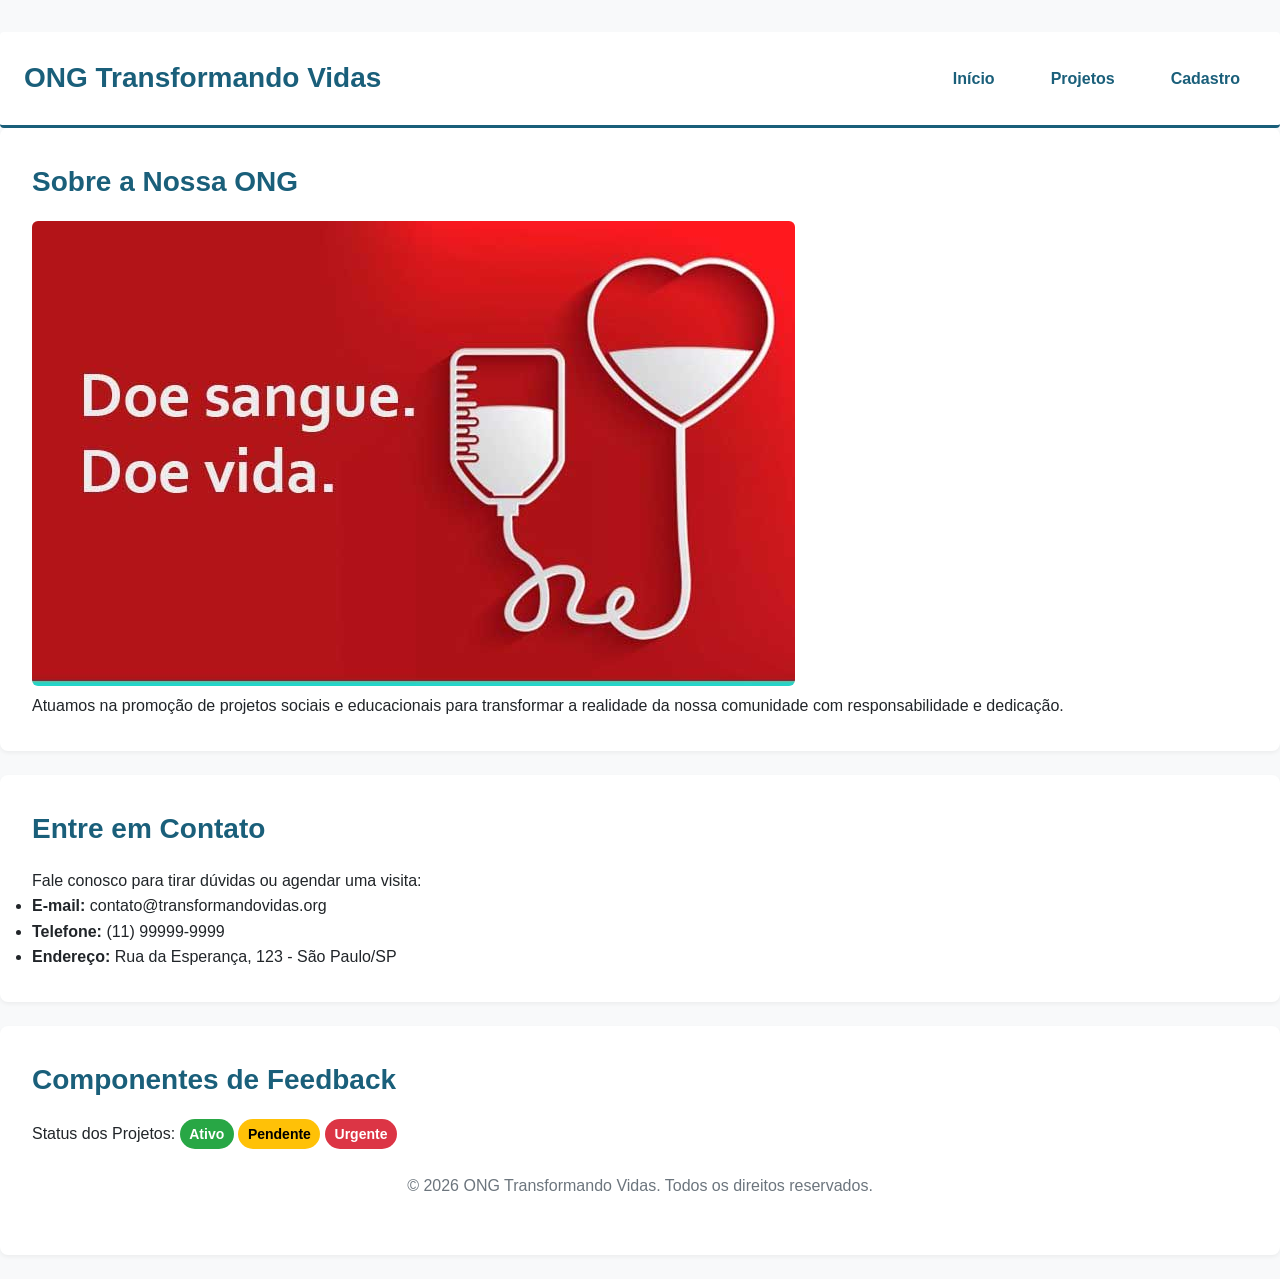
<file: index.html>
<!DOCTYPE html>
<html lang="pt-BR">
<head>
  <meta charset="UTF-8">
  <meta name="viewport" content="width=device-width, initial-scale=1.0">
  <title>Início - Transformando Vidas</title>
</head>
<body>

  <div class="container"></div>

  <!-- Cabeçalho Principal -->
  <header>
    <h1>ONG Transformando Vidas</h1>
    <nav>
      <ul>
        <li><a href="index.html">Início</a></li>
        <li><a href="projetos.html">Projetos</a></li>
        <li><a href="cadastro.html">Cadastro</a></li>
      </ul>
    </nav>
  </header>

  <!-- Conteúdo Principal -->
  <main>
    <!-- Seção de Apresentação Institucional -->
    <section id="sobre">
      <h2>Sobre a Nossa ONG</h2>
      <img src="img/doe.jpg.jpeg" alt="Doe vida">

      <p>Atuamos na promoção de projetos sociais e educacionais para transformar a realidade da nossa comunidade com responsabilidade e dedicação.</p>
      
    </section>

    <!-- Seção de Contato -->
    <section id="contato">
      <h2>Entre em Contato</h2>
      <p>Fale conosco para tirar dúvidas ou agendar uma visita:</p>
      <ul>
        <li><strong>E-mail:</strong> contato@transformandovidas.org</li>
        <li><strong>Telefone:</strong> (11) 99999-9999</li>
        <li><strong>Endereço:</strong> Rua da Esperança, 123 - São Paulo/SP</li>
      </ul>
    </section>
  </main>
<section id="feedback-demo">
  <h2>Componentes de Feedback</h2>

  <!-- Exemplos de Badges -->
  <p>
    Status dos Projetos: 
    <span class="badge badge-success">Ativo</span>
    <span class="badge badge-warning">Pendente</span>
    <span class="badge badge-danger">Urgente</span>
  </p>



  <!-- Rodapé -->
  <footer>
    <p>&copy; 2026 ONG Transformando Vidas. Todos os direitos reservados.</p>
  </footer>

</body>
</html>
<head>
  <meta charset="UTF-8">
  <meta name="viewport" content="width=device-width, initial-scale=1.0">
  <title>ONG Transformando Vidas</title>
  
  <!-- Linha para importar o CSS: -->
  <link rel="stylesheet" href="css/style.css">
</head>
</file>
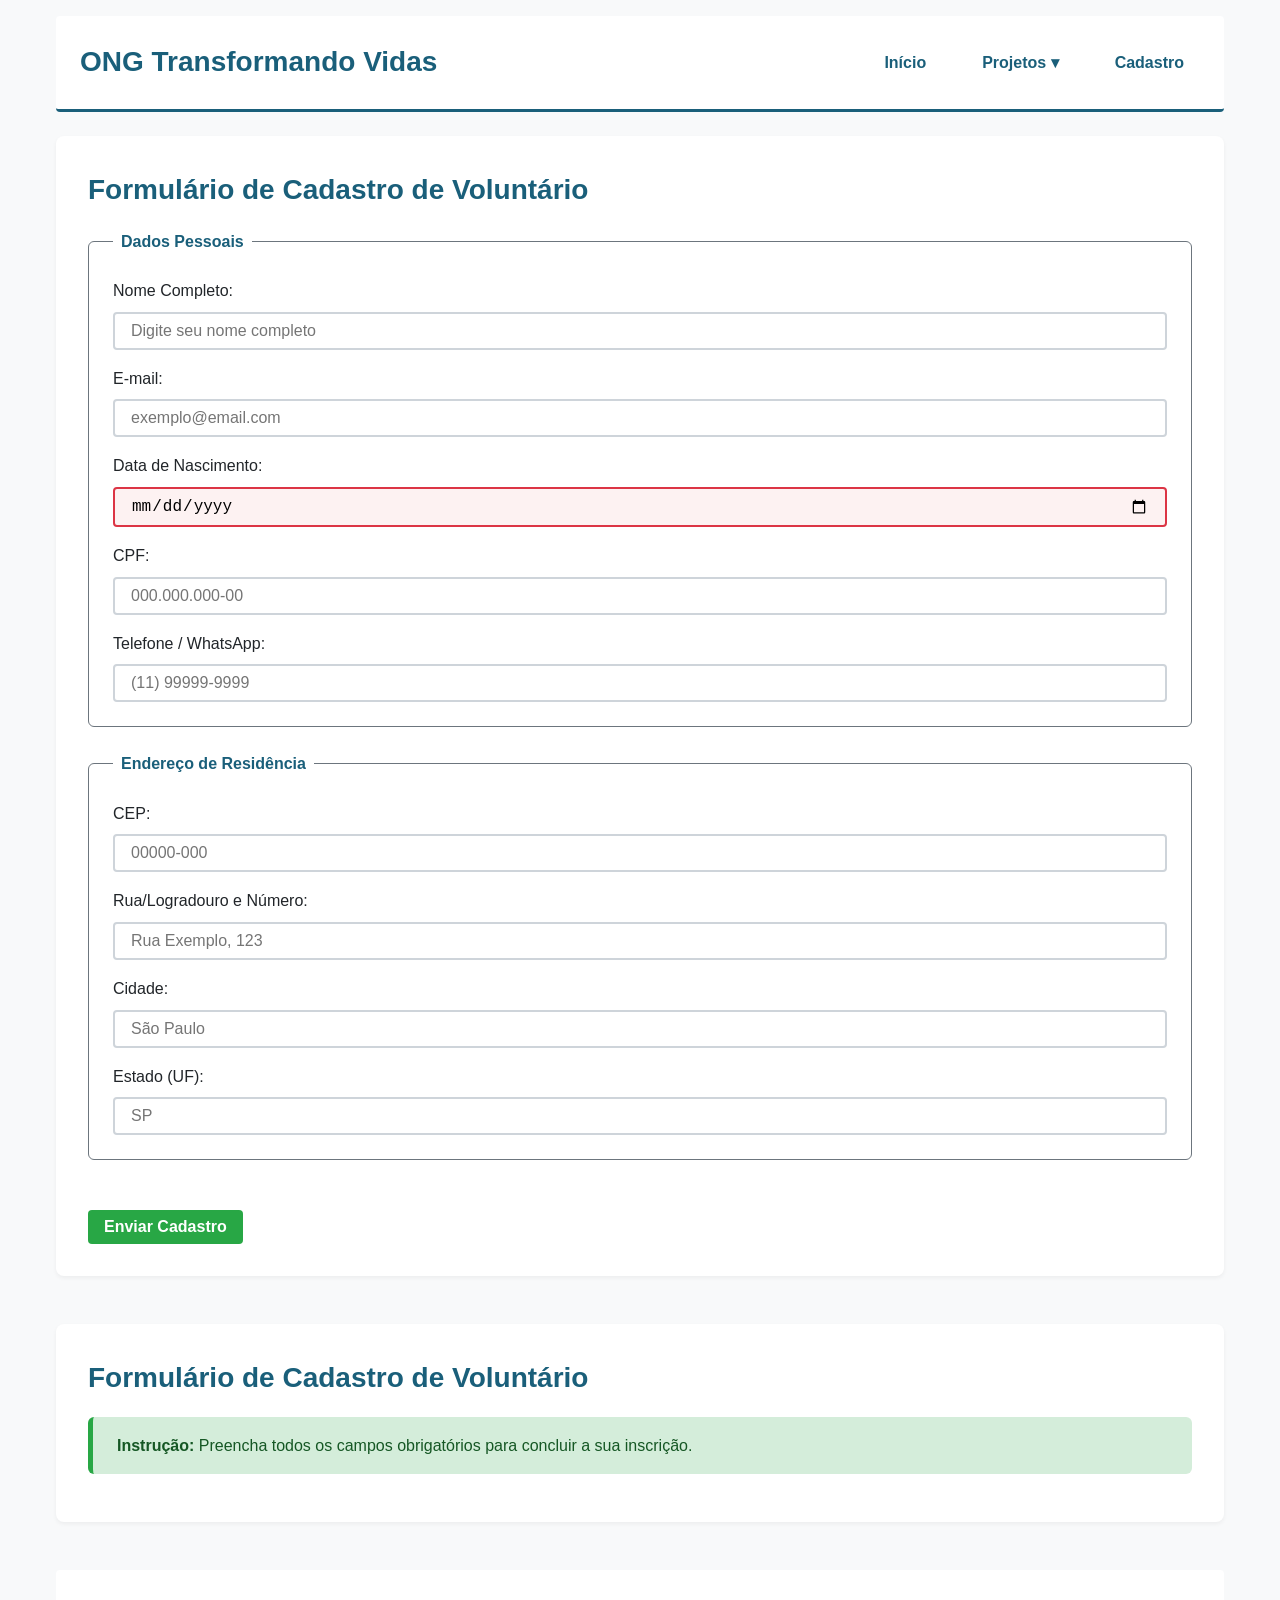
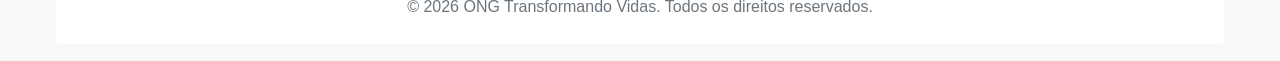
<file: cadastro.html>
<!DOCTYPE html>
<html lang="pt-BR">
<head>
  <meta charset="UTF-8">
  <meta name="viewport" content="width=device-width, initial-scale=1.0">
  <title>Cadastro - ONG Transformando Vidas</title>
  <link rel="stylesheet" href="css/style.css">
</head>
<body>

  <div class="container">

    <header>
      <h1>ONG Transformando Vidas</h1>

      <input type="checkbox" id="menu-toggle" class="menu-hamburguer-checkbox">
      <label for="menu-toggle" class="menu-hamburguer-label">&#9776;</label>

      <nav>
        <ul>
          <li><a href="index.html">Início</a></li>
          <li class="dropdown">
            <a href="projetos.html">Projetos &#9662;</a>
            <ul class="dropdown-menu">
              <li><a href="projetos.html#educar">Educar para o Futuro</a></li>
              <li><a href="projetos.html#alimento">Alimento no Prato</a></li>
            </ul>
          </li>
          <li><a href="cadastro.html">Cadastro</a></li>
        </ul>
      </nav>
    </header>

    <main>
      <section>
        <h2>Formulário de Cadastro de Voluntário</h2>
        
        <form action="#" method="post">
          
          <!-- Agrupamento: Dados Pessoais -->
          <fieldset>
            <legend>Dados Pessoais</legend>

            <div class="form-group">
              <label for="nome">Nome Completo:</label>
              <input type="text" id="nome" name="nome" placeholder="Digite seu nome completo" required>
            </div>

            <div class="form-group">
              <label for="email">E-mail:</label>
              <input type="email" id="email" name="email" placeholder="exemplo@email.com" required>
            </div>

            <div class="form-group">
              <label for="nascimento">Data de Nascimento:</label>
              <input type="date" id="nascimento" name="nascimento" required>
            </div>

            <!-- Validações Nativas via pattern -->
            <div class="form-group">
              <label for="cpf">CPF:</label>
              <input type="text" id="cpf" name="cpf" placeholder="000.000.000-00" pattern="\d{3}\.\d{3}\.\d{3}-\d{2}" maxlength="14" title="Digite no formato: 000.000.000-00" required>
            </div>

            <div class="form-group">
              <label for="telefone">Telefone / WhatsApp:</label>
              <input type="tel" id="telefone" name="telefone" placeholder="(11) 99999-9999" pattern="\([0-9]{2}\) [0-9]{5}-[0-9]{4}" maxlength="15" title="Digite no formato: (11) 99999-9999" required>
            </div>
          </fieldset>

          <!-- Agrupamento: Endereço -->
          <fieldset>
            <legend>Endereço de Residência</legend>

            <div class="form-group">
              <label for="cep">CEP:</label>
              <input type="text" id="cep" name="cep" placeholder="00000-000" pattern="\d{5}-\d{3}" maxlength="9" title="Digite no formato: 00000-000" required>
            </div>

            <div class="form-group">
              <label for="endereco">Rua/Logradouro e Número:</label>
              <input type="text" id="endereco" name="endereco" placeholder="Rua Exemplo, 123" required>
            </div>

            <div class="form-group">
              <label for="cidade">Cidade:</label>
              <input type="text" id="cidade" name="cidade" placeholder="São Paulo" required>
            </div>

            <div class="form-group">
              <label for="estado">Estado (UF):</label>
              <input type="text" id="estado" name="estado" placeholder="SP" maxlength="2" pattern="[A-Za-z]{2}" title="Digite a sigla do estado com 2 letras" required>
            </div>
          </fieldset>

          <br>
          <button type="submit">Enviar Cadastro</button>
        </form>
      </section>
    </main>
    <main>
  <section>
    <h2>Formulário de Cadastro de Voluntário</h2>
    
    <!-- Alerta posicionado acima do formulário para contexto de cadastro -->
    <div class="alert alert-success">
      <strong>Instrução:</strong> Preencha todos os campos obrigatórios para concluir a sua inscrição.
    </div>

    <form action="#" method="post">
      <!-- Campos do formulário -->
    </form>
  </section>
</main>

    <footer>
      <p>&copy; 2026 ONG Transformando Vidas. Todos os direitos reservados.</p>
    </footer>

  </div>

</body>
</html>
</file>
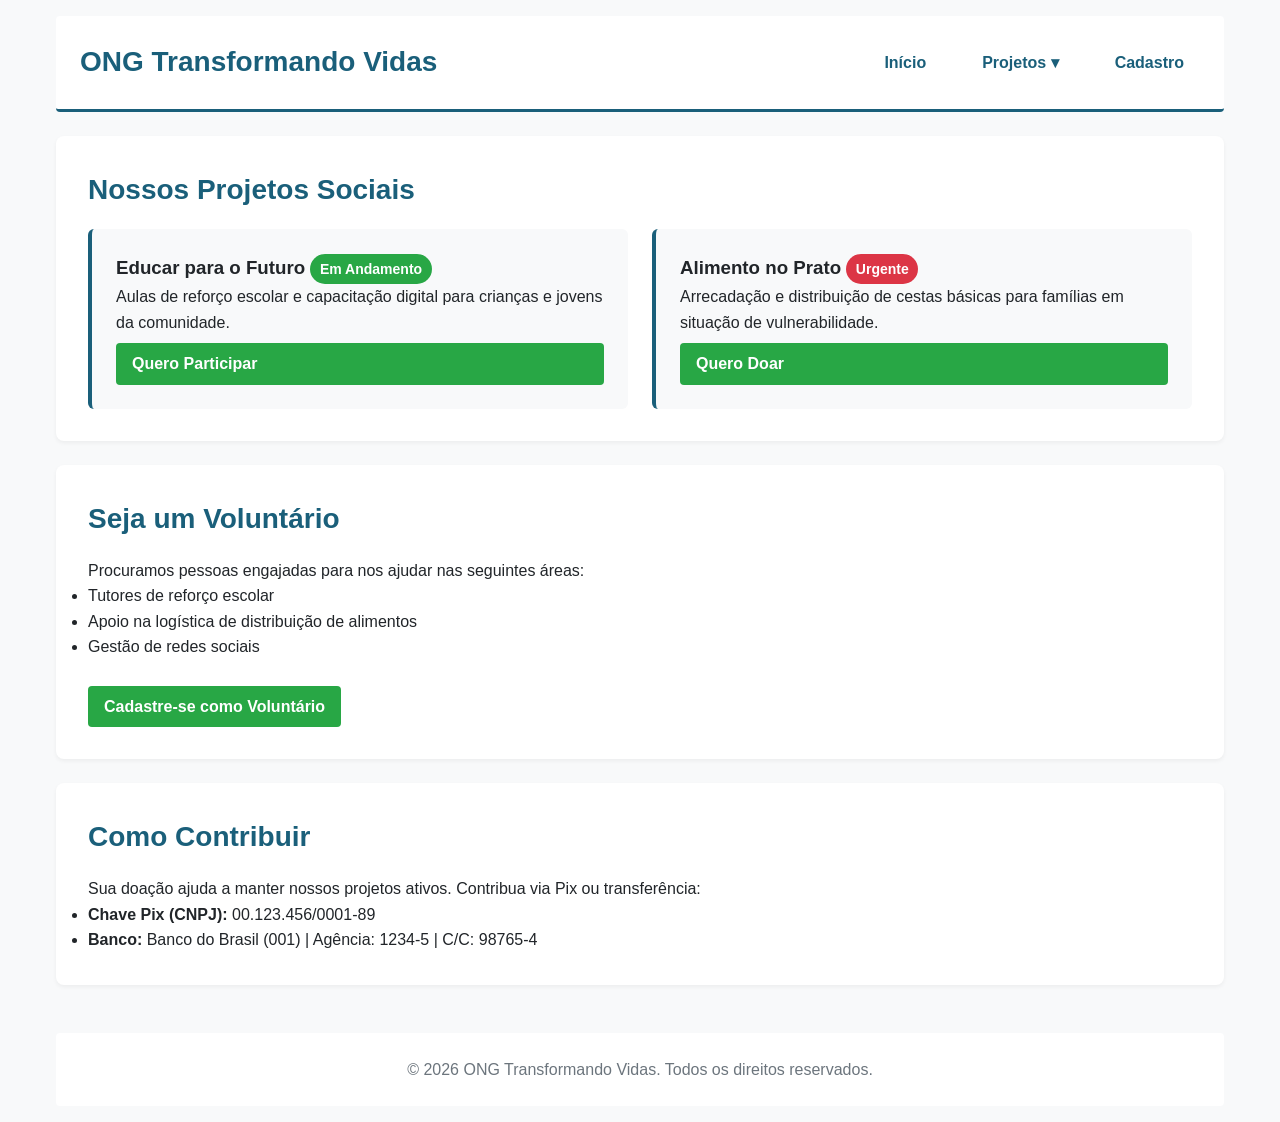
<file: projetos.html>
<!DOCTYPE html>
<html lang="pt-BR">
<head>
  <meta charset="UTF-8">
  <meta name="viewport" content="width=device-width, initial-scale=1.0">
  <title>Projetos - ONG Transformando Vidas</title>
  <link rel="stylesheet" href="css/style.css">
</head>
<body>

  <div class="container">

    <header>
      <h1>ONG Transformando Vidas</h1>

      <input type="checkbox" id="menu-toggle" class="menu-hamburguer-checkbox">
      <label for="menu-toggle" class="menu-hamburguer-label">&#9776;</label>

      <nav>
        <ul>
          <li><a href="index.html">Início</a></li>
          <li class="dropdown">
            <a href="projetos.html">Projetos &#9662;</a>
            <ul class="dropdown-menu">
              <li><a href="projetos.html#educar">Educar para o Futuro</a></li>
              <li><a href="projetos.html#alimento">Alimento no Prato</a></li>
            </ul>
          </li>
          <li><a href="cadastro.html">Cadastro</a></li>
        </ul>
      </nav>
    </header>

    <main>
      <!-- Seção de Cartões de Projetos em Flexbox -->
      <section id="projetos">
        <h2>Nossos Projetos Sociais</h2>
        
        <div class="grid-cartoes">
          <article class="card" id="educar">
            <div>
              <h3>Educar para o Futuro <span class="badge badge-success">Em Andamento</span></h3>
              <p>Aulas de reforço escolar e capacitação digital para crianças e jovens da comunidade.</p>
            </div>
            <a href="cadastro.html" class="btn">Quero Participar</a>
          </article>

          <article class="card" id="alimento">
            <div>
              <h3>Alimento no Prato <span class="badge badge-danger">Urgente</span></h3>
              <p>Arrecadação e distribuição de cestas básicas para famílias em situação de vulnerabilidade.</p>
            </div>
            <a href="cadastro.html" class="btn">Quero Doar</a>
          </article>
        </div>
      </section>

      <!-- Voluntariado -->
      <section id="voluntariado">
        <h2>Seja um Voluntário</h2>
        <p>Procuramos pessoas engajadas para nos ajudar nas seguintes áreas:</p>
        <ul>
          <li>Tutores de reforço escolar</li>
          <li>Apoio na logística de distribuição de alimentos</li>
          <li>Gestão de redes sociais</li>
        </ul>
        <br>
        <a href="cadastro.html" class="btn">Cadastre-se como Voluntário</a>
      </section>

      <!-- Doações -->
      <section id="doacoes">
        <h2>Como Contribuir</h2>
        <p>Sua doação ajuda a manter nossos projetos ativos. Contribua via Pix ou transferência:</p>
        <ul>
          <li><strong>Chave Pix (CNPJ):</strong> 00.123.456/0001-89</li>
          <li><strong>Banco:</strong> Banco do Brasil (001) | Agência: 1234-5 | C/C: 98765-4</li>
        </ul>
      </section>
    </main>

    <footer>
      <p>&copy; 2026 ONG Transformando Vidas. Todos os direitos reservados.</p>
    </footer>

  </div>

</body>
</html>
</file>
<file: css/style.css>
/* ==============================================
   1. DESIGN SYSTEM (VARIÁVEIS CSS)
   ============================================== */
:root {
  /* Paleta de Cores (8 cores) */
  --primary-color: #1a5f7a;       /* Azul principal */
  --secondary-color: #28a745;     /* Verde de ação e sucesso */
  --accent-color: #ffc107;        /* Amarelo de destaque e alerta */
  --danger-color: #dc3545;        /* Vermelho de erro */
  
  --bg-light: #f8f9fa;            /* Fundo geral */
  --card-bg: #ffffff;             /* Fundo dos cartões */
  --text-dark: #212529;           /* Texto principal */
  --text-muted: #6c757d;          /* Texto secundário */

  /* Escala Tipográfica (5 patamares) */
  --font-xs: 0.875rem;            /* 14px */
  --font-sm: 1rem;                /* 16px */
  --font-md: 1.25rem;             /* 20px */
  --font-lg: 1.75rem;             /* 28px */
  --font-xl: 2.5rem;              /* 40px */

  /* Espaçamentos Modulares */
  --space-xs: 0.5rem;             /* 8px */
  --space-sm: 1rem;               /* 16px */
  --space-md: 1.5rem;             /* 24px */
  --space-lg: 2rem;               /* 32px */
  --space-xl: 3rem;               /* 48px */
}

/* ==============================================
   2. ESTILOS BASE E RESET
   ============================================== */
* {
  box-sizing: border-box;
  margin: 0;
  padding: 0;
}

body {
  font-family: Arial, Helvetica, sans-serif;
  background-color: var(--bg-light);
  color: var(--text-dark);
  font-size: var(--font-sm);
  line-height: 1.6;
}

img {
  max-width: 100%;
  height: auto;
  border-radius: 6px;
}

/* ==============================================
   3. ARQUITETURA MACRO - CSS GRID DE 12 COLUNAS
   ============================================== */
.container {
  display: grid;
  grid-template-columns: repeat(12, 1fr);
  gap: var(--space-md);
  max-width: 1200px;
  margin: 0 auto;
  padding: var(--space-sm);
}

header, footer {
  grid-column: span 12;
}

main {
  grid-column: span 12;
}

/* ==============================================
   4. NAVEGAÇÃO E HEADER (FLEXBOX + DROPDOWN)
   ============================================== */
header {
  background-color: var(--card-bg);
  padding: var(--space-md);
  border-bottom: 3px solid var(--primary-color);
  border-radius: 4px;
  display: flex;
  justify-content: space-between;
  align-items: center;
  flex-wrap: wrap;
}

header h1 {
  color: var(--primary-color);
  font-size: var(--font-lg);
}

nav ul {
  display: flex;
  list-style: none;
  gap: var(--space-md);
  align-items: center;
}

nav a {
  color: var(--primary-color);
  text-decoration: none;
  font-weight: bold;
  padding: var(--space-xs) var(--space-sm);
  transition: all 0.3s ease;
}

nav a:hover, nav a:focus {
  color: var(--secondary-color);
  background-color: rgba(40, 167, 69, 0.1);
  border-radius: 4px;
}

/* Submenu Dropdown */
.dropdown {
  position: relative;
}

.dropdown-menu {
  display: none;
  position: absolute;
  top: 100%;
  left: 0;
  background-color: var(--card-bg);
  min-width: 180px;
  box-shadow: 0 4px 8px rgba(0,0,0,0.1);
  border-radius: 4px;
  list-style: none;
  padding: var(--space-xs) 0;
  z-index: 100;
}

.dropdown:hover .dropdown-menu {
  display: block;
}

.dropdown-menu li a {
  display: block;
  padding: var(--space-xs) var(--space-sm);
  font-size: var(--font-xs);
}

/* Checkbox Hack para Menu Hambúrguer em Mobile */
.menu-hamburguer-checkbox {
  display: none;
}

.menu-hamburguer-label {
  display: none;
  font-size: var(--font-lg);
  cursor: pointer;
  color: var(--primary-color);
}

/* ==============================================
   5. COMPONENTES E CARTÕES (FLEXBOX + INTERATIVIDADE)
   ============================================== */
section {
  background-color: var(--card-bg);
  padding: var(--space-lg);
  margin-bottom: var(--space-md);
  border-radius: 8px;
  box-shadow: 0 2px 4px rgba(0,0,0,0.05);
}

h2 {
  color: var(--primary-color);
  font-size: var(--font-lg);
  margin-bottom: var(--space-sm);
}

/* Cartões de Projetos */
.grid-cartoes {
  display: flex;
  gap: var(--space-md);
  flex-wrap: wrap;
}

article.card {
  flex: 1 1 calc(50% - var(--space-md));
  background-color: var(--bg-light);
  padding: var(--space-md);
  border-radius: 6px;
  border-left: 4px solid var(--primary-color);
  display: flex;
  flex-direction: column;
  justify-content: space-between;
  gap: var(--space-xs);
  transition: transform 0.3s ease, box-shadow 0.3s ease;
}

article.card:hover {
  transform: translateY(-4px);
  box-shadow: 0 6px 12px rgba(0,0,0,0.1);
}

/* Botões e Estados Interativos */
button, .btn {
  display: inline-block;
  background-color: var(--secondary-color);
  color: #ffffff;
  padding: var(--space-xs) var(--space-sm);
  border: none;
  border-radius: 4px;
  font-size: var(--font-sm);
  font-weight: bold;
  cursor: pointer;
  text-decoration: none;
  transition: all 0.3s ease;
}

button:hover, .btn:hover {
  background-color: #218838;
  box-shadow: 0 4px 8px rgba(0,0,0,0.15);
}

button:focus, .btn:focus {
  outline: 3px solid var(--accent-color);
  outline-offset: 2px;
}

button:active, .btn:active {
  transform: scale(0.98);
}

button:disabled {
  opacity: 0.5;
  cursor: not-allowed;
}

/* ==============================================
   6. FORMULÁRIOS E VALIDAÇÃO VISUAL
   ============================================== */
fieldset {
  border: 1px solid var(--text-muted);
  padding: var(--space-md);
  border-radius: 6px;
  margin-bottom: var(--space-md);
  display: flex;
  flex-direction: column;
  gap: var(--space-sm);
}

legend {
  font-weight: bold;
  color: var(--primary-color);
  padding: 0 var(--space-xs);
}

.form-group {
  display: flex;
  flex-direction: column;
  gap: var(--space-xs);
}

input[type="text"],
input[type="email"],
input[type="tel"],
input[type="date"] {
  width: 100%;
  padding: var(--space-xs) var(--space-sm);
  border: 2px solid #ced4da;
  border-radius: 4px;
  font-size: var(--font-sm);
  transition: border-color 0.3s ease, background-color 0.3s ease;
}

input:focus {
  outline: none;
  border-color: var(--primary-color);
  box-shadow: 0 0 0 3px rgba(26, 95, 122, 0.2);
}

/* Validação Visual Nátiva HTML5 */
input:not(:placeholder-shown):valid {
  border-color: var(--secondary-color);
  background-color: #f4fbf6;
}

input:not(:placeholder-shown):invalid {
  border-color: var(--danger-color);
  background-color: #fdf2f2;
}

/* ==============================================
   7. COMPONENTES DE FEEDBACK (BADGES, ALERTS, TOAST, MODAL)
   ============================================== */
/* Badges */
.badge {
  display: inline-block;
  padding: 0.25rem 0.6rem;
  font-size: var(--font-xs);
  font-weight: bold;
  border-radius: 50px;
  color: #ffffff;
}
.badge-success { background-color: var(--secondary-color); }
.badge-warning { background-color: var(--accent-color); color: #000; }
.badge-danger  { background-color: var(--danger-color); }

/* Alerts */
.alert {
  padding: var(--space-sm) var(--space-md);
  border-radius: 6px;
  margin-bottom: var(--space-sm);
  border-left: 5px solid;
}
.alert-success {
  background-color: #d4edda;
  color: #155724;
  border-color: var(--secondary-color);
}
.alert-danger {
  background-color: #f8d7da;
  color: #721c24;
  border-color: var(--danger-color);
}

/* Toast */
.toast {
  position: fixed;
  bottom: 20px;
  right: 20px;
  background-color: var(--text-dark);
  color: #ffffff;
  padding: var(--space-sm) var(--space-md);
  border-radius: 6px;
  box-shadow: 0 4px 12px rgba(0,0,0,0.2);
  display: flex;
  align-items: center;
  gap: var(--space-xs);
  z-index: 1000;
}

/* Modal */
.modal-overlay {
  position: fixed;
  top: 0;
  left: 0;
  width: 100%;
  height: 100%;
  background: rgba(0, 0, 0, 0.5);
  display: flex;
  justify-content: center;
  align-items: center;
  z-index: 2000;
}

.modal-content {
  background: var(--card-bg);
  padding: var(--space-lg);
  border-radius: 8px;
  max-width: 450px;
  width: 90%;
  box-shadow: 0 5px 15px rgba(0,0,0,0.3);
}

/* ==============================================
   8. BREAKPOINTS RESPONSIVOS (5 CENÁRIOS)
   ============================================== */
/* Breakpoint 1: Mobile Pequeno (até 480px) */
@media (max-width: 480px) {
  .container { grid-template-columns: repeat(4, 1fr); }
  
  .menu-hamburguer-label { display: block; }
  
  nav {
    width: 100%;
  }
  
  nav ul {
    display: none;
    flex-direction: column;
    width: 100%;
    margin-top: var(--space-sm);
  }
  
  .menu-hamburguer-checkbox:checked ~ nav ul {
    display: flex;
  }

  article.card { flex: 1 1 100%; }
}

/* Breakpoint 2: Mobile Grande / Tablets na Vertical (481px a 768px) */
@media (min-width: 481px) and (max-width: 768px) {
  .container { grid-template-columns: repeat(8, 1fr); }
  article.card { flex: 1 1 100%; }
}

/* Breakpoint 3: Tablets na Horizontal (769px a 1024px) */
@media (min-width: 769px) and (max-width: 1024px) {
  .container { grid-template-columns: repeat(12, 1fr); }
}

/* Breakpoint 4: Desktops Padrão (1025px a 1440px) */
@media (min-width: 1025px) and (max-width: 1440px) {
  .container { grid-template-columns: repeat(12, 1fr); max-width: 1200px; }
}

/* Breakpoint 5: Desktops Panorâmicos / Ultrawide (acima de 1441px) */
@media (min-width: 1441px) {
  .container { grid-template-columns: repeat(12, 1fr); max-width: 1400px; }
}

/* Rodapé */
footer {
  text-align: center;
  padding: var(--space-md);
  background-color: var(--card-bg);
  color: var(--text-muted);
  border-radius: 4px;
}
</file>
